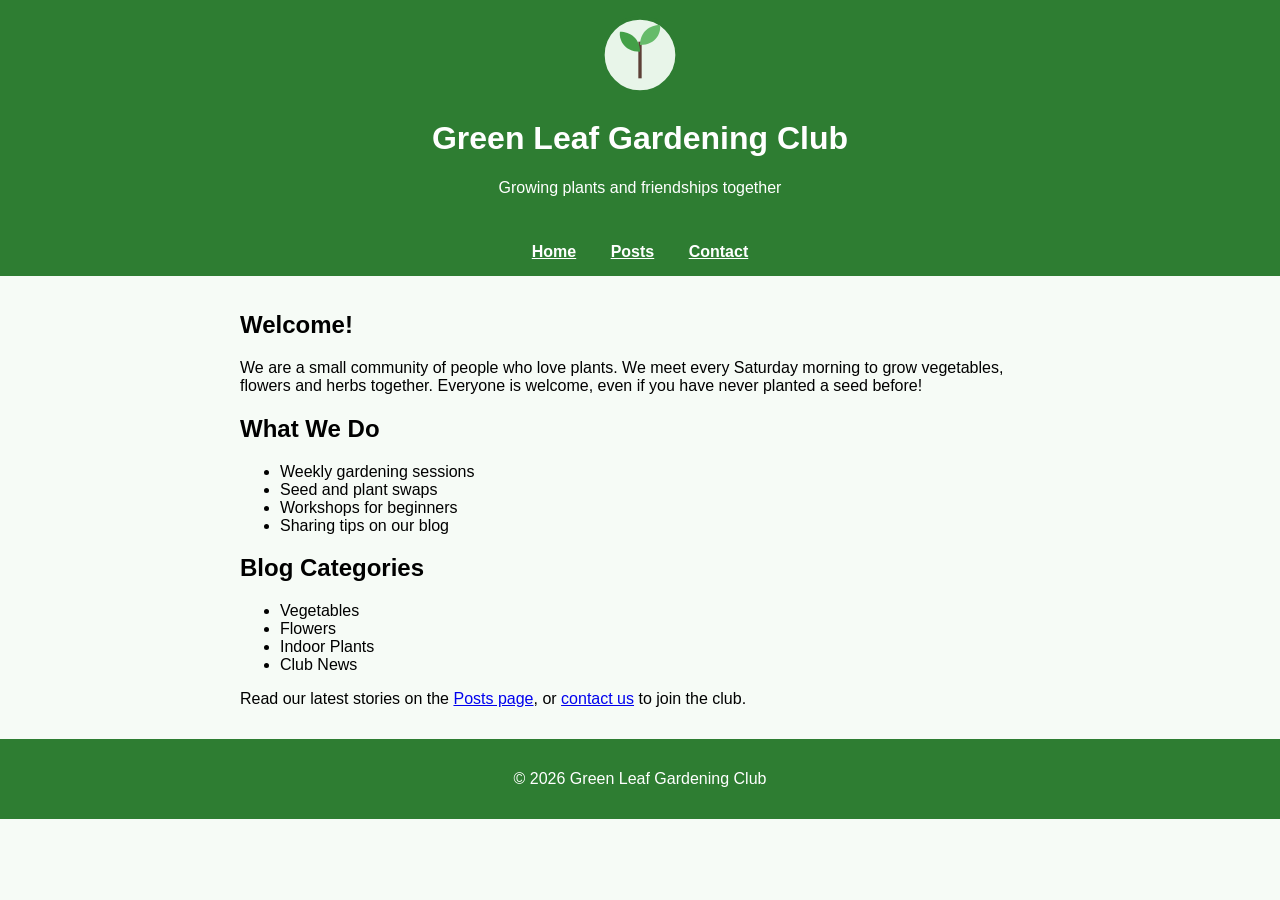
<file: index.html>
<!DOCTYPE html>
<html lang="en">
<head>
  <meta charset="UTF-8" />
  <meta name="viewport" content="width=device-width, initial-scale=1.0" />
  <title>Home - Green Leaf Gardening Club</title>
  <link rel="stylesheet" href="style.css" />
</head>
<body>
    

  <header>
    <img src="images/logo.svg" alt="Green Leaf Gardening Club logo" />
    <h1>Green Leaf Gardening Club</h1>
    <p>Growing plants and friendships together</p>
  </header>

  
  <nav>
    <a href="index.html">Home</a>
    <a href="posts.html">Posts</a>
    <a href="contact.html">Contact</a>
  </nav>


  <main>
    <h2>Welcome!</h2>
    <p>
      We are a small community of people who love plants. We meet every
      Saturday morning to grow vegetables, flowers and herbs together.
      Everyone is welcome, even if you have never planted a seed before!
    </p>

    <h2>What We Do</h2>
    <ul>
      <li>Weekly gardening sessions</li>
      <li>Seed and plant swaps</li>
      <li>Workshops for beginners</li>
      <li>Sharing tips on our blog</li>
    </ul>

    <h2>Blog Categories</h2>
    <ul>
      <li>Vegetables</li>
      <li>Flowers</li>
      <li>Indoor Plants</li>
      <li>Club News</li>
    </ul>

    <p>
      Read our latest stories on the <a href="posts.html">Posts page</a>,
      or <a href="contact.html">contact us</a> to join the club.
    </p>
  </main>


  <footer>
    <p>&#169; 2026 Green Leaf Gardening Club</p>
  </footer>

</body>
</html>
</file>
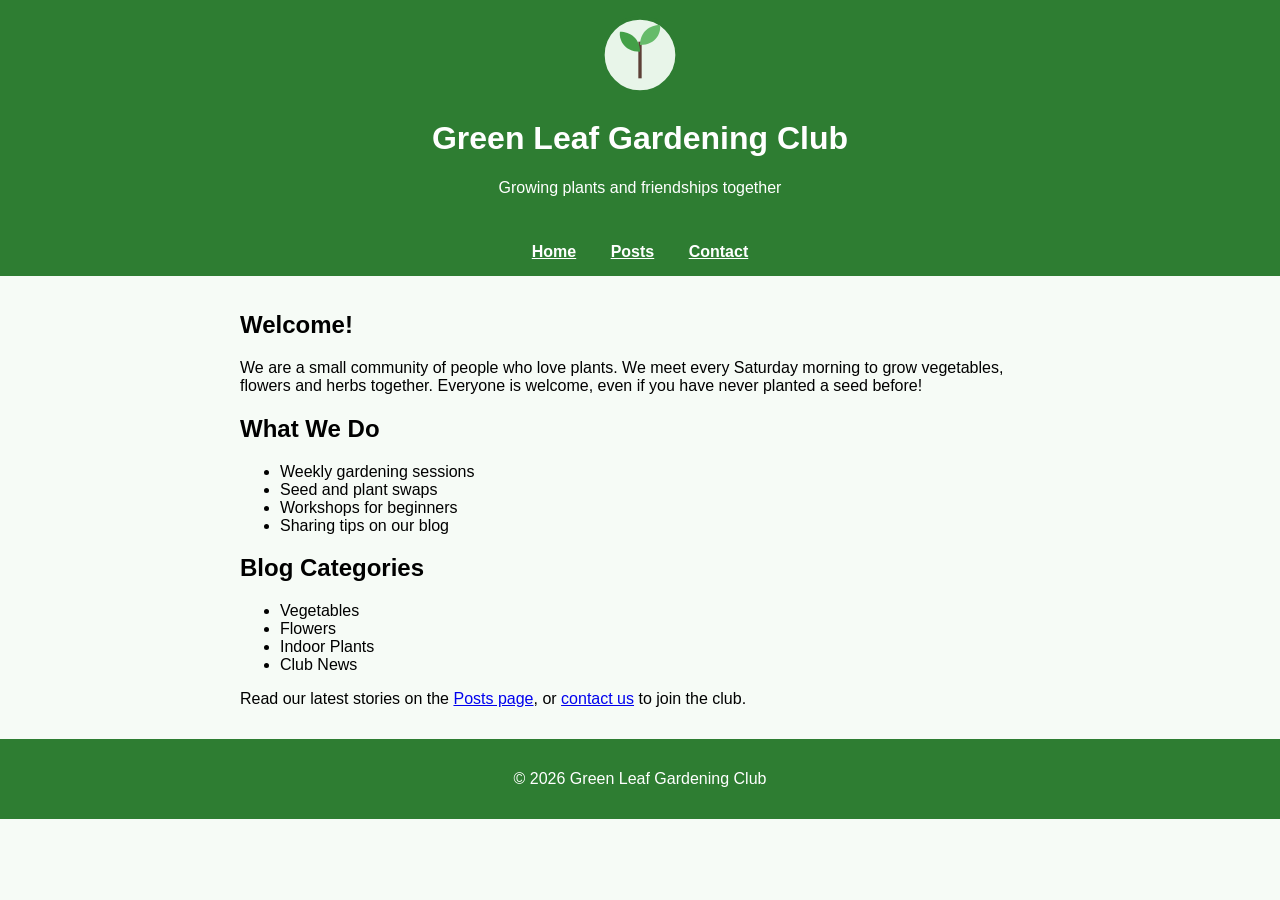
<file: html/index.html>
<!DOCTYPE html>
<html lang="en">
<head>
  <meta charset="UTF-8" />
  <meta name="viewport" content="width=device-width, initial-scale=1.0" />
  <title>Home - Green Leaf Gardening Club</title>
  <link rel="stylesheet" href="../css/style.css" />
</head>
<body>

  <header>
    <img src="../images/logo.svg" alt="Green Leaf Gardening Club logo" />
    <h1>Green Leaf Gardening Club</h1>
    <p>Growing plants and friendships together</p>
  </header>

  <nav>
    <a href="index.html">Home</a>
    <a href="posts.html">Posts</a>
    <a href="contact.html">Contact</a>
  </nav>

  <main>
    <h2>Welcome!</h2>
    <p>
      We are a small community of people who love plants. We meet every
      Saturday morning to grow vegetables, flowers and herbs together.
      Everyone is welcome, even if you have never planted a seed before!
    </p>

    <h2>What We Do</h2>
    <ul>
      <li>Weekly gardening sessions</li>
      <li>Seed and plant swaps</li>
      <li>Workshops for beginners</li>
      <li>Sharing tips on our blog</li>
    </ul>

    <h2>Blog Categories</h2>
    <ul>
      <li>Vegetables</li>
      <li>Flowers</li>
      <li>Indoor Plants</li>
      <li>Club News</li>
    </ul>

    <p>
      Read our latest stories on the <a href="posts.html">Posts page</a>,
      or <a href="contact.html">contact us</a> to join the club.
    </p>
  </main>

  <footer>
    <p>&#169; 2026 Green Leaf Gardening Club</p>
  </footer>

</body>
</html>
</file>
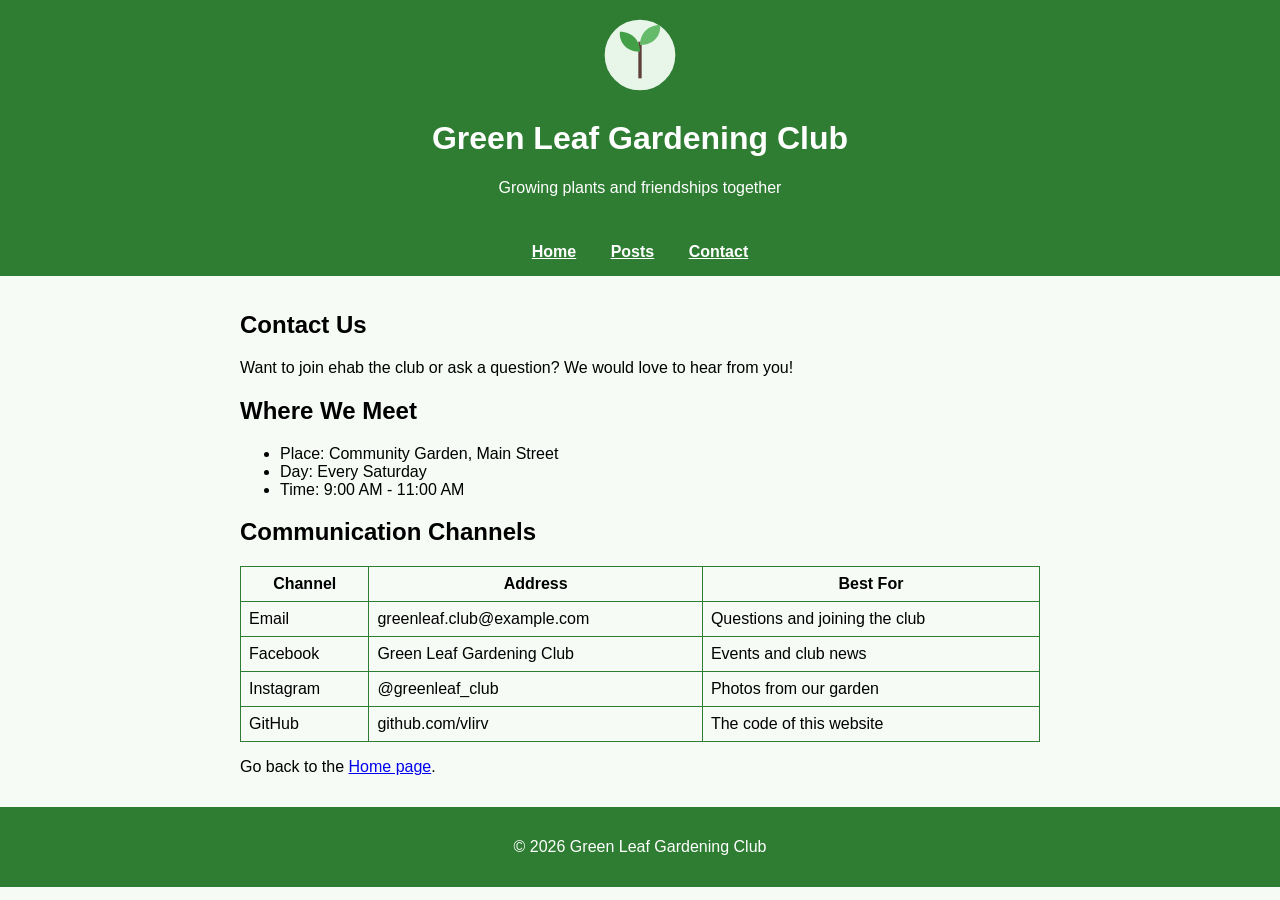
<file: contact.html>
<!DOCTYPE html>
<html lang="en">
<head>
  <meta charset="UTF-8" />
  <meta name="viewport" content="width=device-width, initial-scale=1.0" />
  <title>Contact - Green Leaf Gardening Club</title>
  <link rel="stylesheet" href="style.css" />
</head>
<body>

  <!-- Header: logo and club name -->
  <header>
    <img src="images/logo.svg" alt="Green Leaf Gardening Club logo" />
    <h1>Green Leaf Gardening Club</h1>
    <p>Growing plants and friendships together</p>
  </header>

  <!-- Navigation menu (same on every page) -->
  <nav>
    <a href="index.html">Home</a>
    <a href="posts.html">Posts</a>
    <a href="contact.html">Contact</a>
  </nav>

  <main>
    <h2>Contact Us</h2>
    <p>
      Want to join ehab the club or ask a question? We would love to hear from
      you!
    </p>

    <h2>Where We Meet</h2>
    <ul>
      <li>Place: Community Garden, Main Street</li>
      <li>Day: Every Saturday</li>
      <li>Time: 9:00 AM - 11:00 AM</li>
    </ul>

    <h2>Communication Channels</h2>
    <table>
      <thead>
      <tr>
        <th scope="col">Channel</th>
        <th scope="col">Address</th>
        <th scope="col">Best For</th>
      </tr>
      </thead>
      <tbody>
      <tr>
        <td>Email</td>
        <td>greenleaf.club@example.com</td>
        <td>Questions and joining the club</td>
      </tr>
      <tr>
        <td>Facebook</td>
        <td>Green Leaf Gardening Club</td>
        <td>Events and club news</td>
      </tr>
      <tr>
        <td>Instagram</td>
        <td>@greenleaf_club</td>
        <td>Photos from our garden</td>
      </tr>
      <tr>
        <td>GitHub</td>
        <td>github.com/vlirv</td>
        <td>The code of this website</td>
      </tr>
      </tbody>
    </table>

    <p>Go back to the <a href="index.html">Home page</a>.</p>
  </main>

  <footer>
    <p>&#169; 2026 Green Leaf Gardening Club</p>
  </footer>

</body>
</html>
</file>
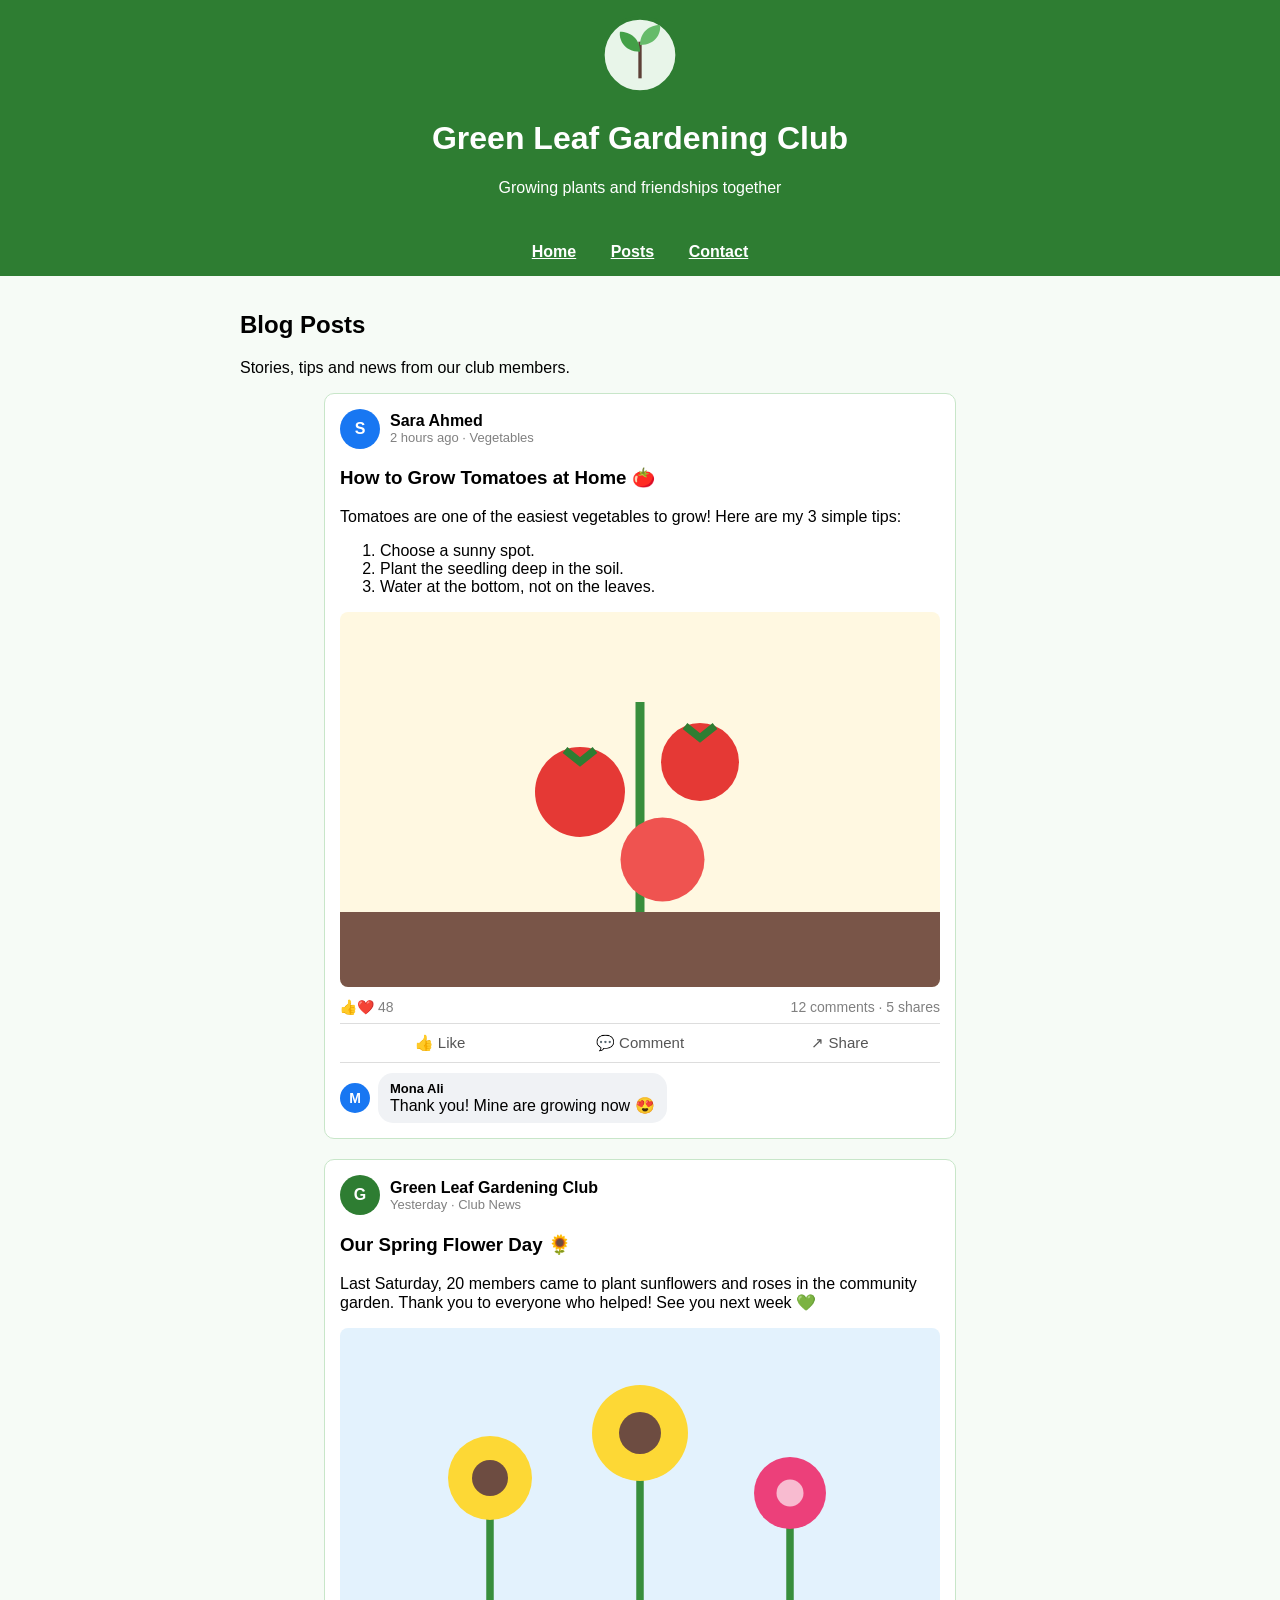
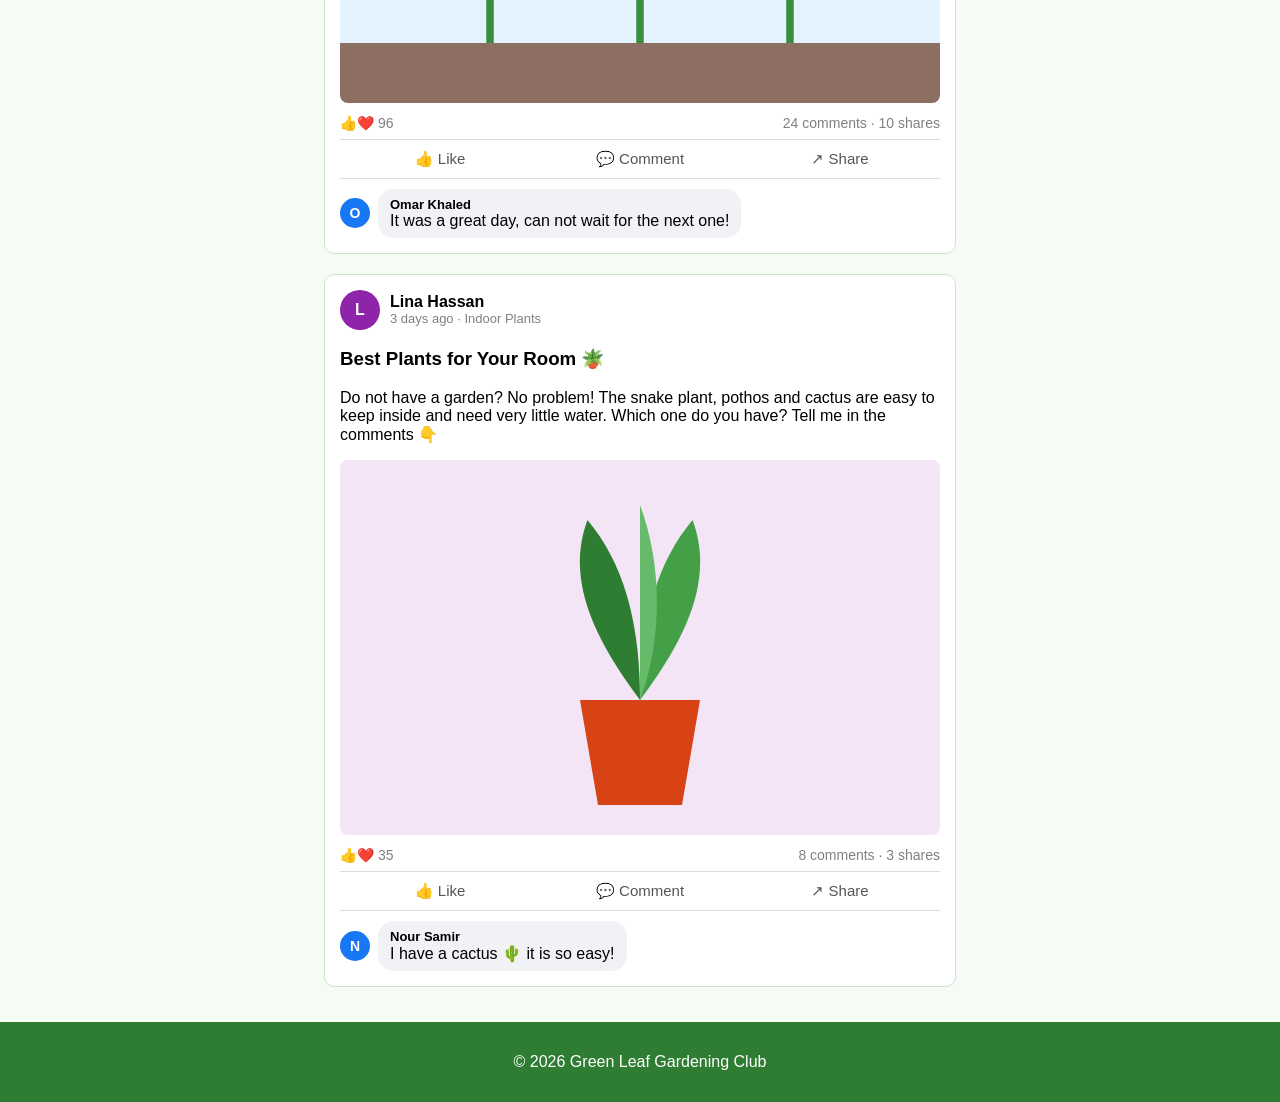
<file: posts.html>
<!DOCTYPE html>
<html lang="en">
<head>
  <meta charset="UTF-8" />
  <meta name="viewport" content="width=device-width, initial-scale=1.0" />
  <title>Posts - Green Leaf Gardening Club</title>
  <link rel="stylesheet" href="style.css" />
</head>
<body>

  
  <header>
    <img src="images/logo.svg" alt="Green Leaf Gardening Club logo" />
    <h1>Green Leaf Gardening Club</h1>
    <p>Growing plants and friendships together</p>
  </header>

  <nav>
    <a href="index.html">Home</a>
    <a href="posts.html">Posts</a>
    <a href="contact.html">Contact</a>
  </nav>

  <main>
    <h2>Blog Posts</h2>
    <p>Stories, tips and news from our club members.</p>

    
    <article class="post">
      <div class="post-top">
        <span class="avatar">S</span>
        <div>
          <strong>Sara Ahmed</strong>
          <p class="time">2 hours ago &#183; Vegetables</p>
        </div>
      </div>
      <h3>How to Grow Tomatoes at Home &#127813;</h3>
      <p>
        Tomatoes are one of the easiest vegetables to grow! Here are my 3
        simple tips:
      </p>
      <ol>
        <li>Choose a sunny spot.</li>
        <li>Plant the seedling deep in the soil.</li>
        <li>Water at the bottom, not on the leaves.</li>
      </ol>
      <img src="images/tomatoes.svg" alt="Red tomatoes growing on a plant" />
      <div class="stats">
        <span>&#128077;&#10084;&#65039; 48</span>
        <span>12 comments &#183; 5 shares</span>
      </div>
      <div class="buttons">
        <button type="button">&#128077; Like</button>
        <button type="button">&#128172; Comment</button>
        <button type="button">&#8599; Share</button>
      </div>
      <div class="comment">
        <span class="avatar small">M</span>
        <p><strong>Mona Ali</strong> Thank you! Mine are growing now &#128525;</p>
      </div>
    </article>

 
    <article class="post">
      <div class="post-top">
        <span class="avatar green">G</span>
        <div>
          <strong>Green Leaf Gardening Club</strong>
          <p class="time">Yesterday &#183; Club News</p>
        </div>
      </div>
      <h3>Our Spring Flower Day &#127803;</h3>
      <p>
        Last Saturday, 20 members came to plant sunflowers and roses in the
        community garden. Thank you to everyone who helped! See you next
        week &#128154;
      </p>
      <img src="images/flowers.svg" alt="Sunflowers and a pink flower in the garden" />
      <div class="stats">
        <span>&#128077;&#10084;&#65039; 96</span>
        <span>24 comments &#183; 10 shares</span>
      </div>
      <div class="buttons">
        <button type="button">&#128077; Like</button>
        <button type="button">&#128172; Comment</button>
        <button type="button">&#8599; Share</button>
      </div>
      <div class="comment">
        <span class="avatar small">O</span>
        <p><strong>Omar Khaled</strong> It was a great day, can not wait for the next one!</p>
      </div>
    </article>

    
    <article class="post">
      <div class="post-top">
        <span class="avatar purple">L</span>
        <div>
          <strong>Lina Hassan</strong>
          <p class="time">3 days ago &#183; Indoor Plants</p>
        </div>
      </div>
      <h3>Best Plants for Your Room &#129716;</h3>
      <p>
        Do not have a garden? No problem! The snake plant, pothos and cactus
        are easy to keep inside and need very little water. Which one do you
        have? Tell me in the comments &#128071;
      </p>
      <img src="images/indoor-plant.svg" alt="A green plant in an orange pot" />
      <div class="stats">
        <span>&#128077;&#10084;&#65039; 35</span>
        <span>8 comments &#183; 3 shares</span>
      </div>
      <div class="buttons">
        <button type="button">&#128077; Like</button>
        <button type="button">&#128172; Comment</button>
        <button type="button">&#8599; Share</button>
      </div>
      <div class="comment">
        <span class="avatar small">N</span>
        <p><strong>Nour Samir</strong> I have a cactus &#127797; it is so easy!</p>
      </div>
    </article>
  </main>

  <footer>
    <p>&#169; 2026 Green Leaf Gardening Club</p>
  </footer>

</body>
</html>
</file>
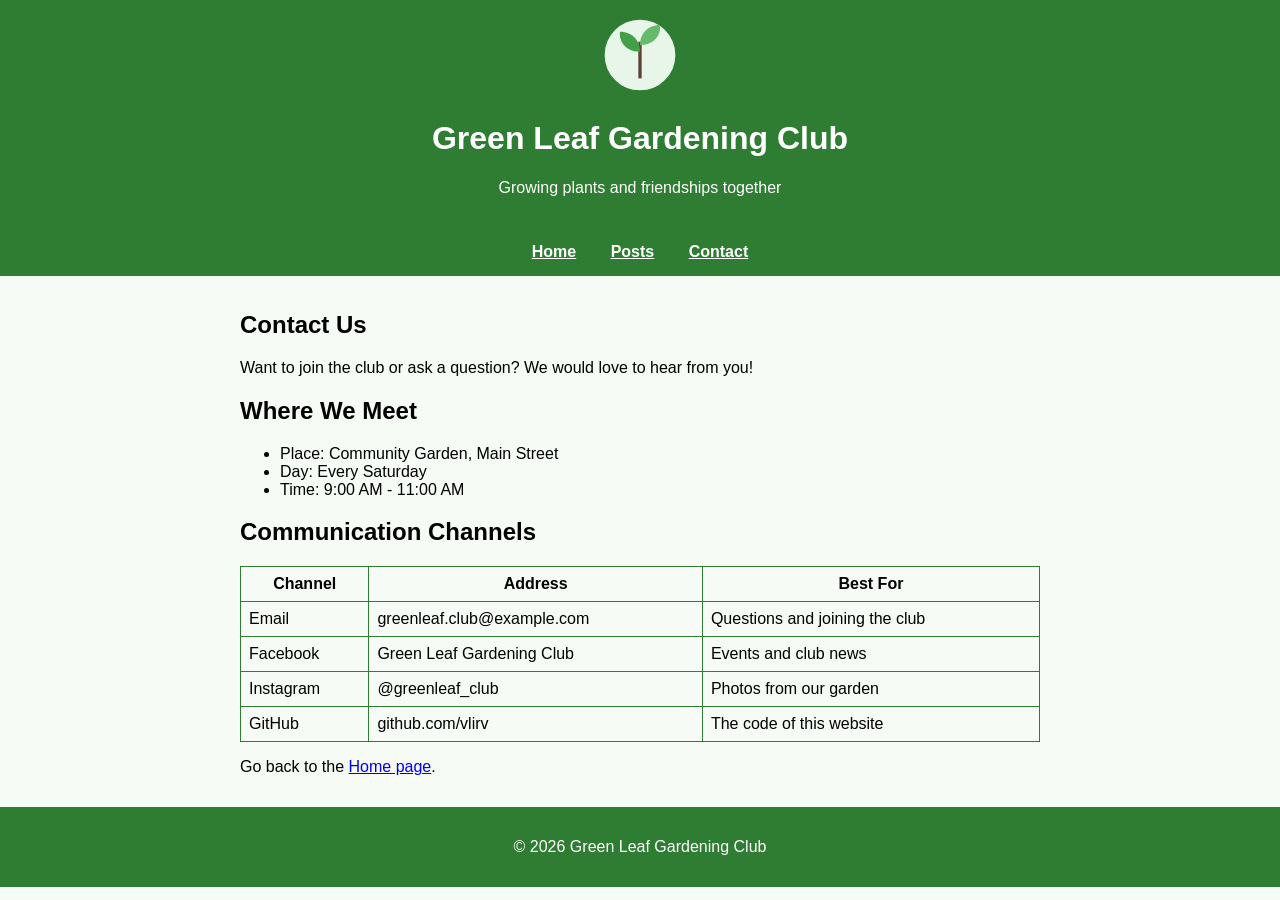
<file: html/contact.html>
<!DOCTYPE html>
<html lang="en">
<head>
  <meta charset="UTF-8" />
  <meta name="viewport" content="width=device-width, initial-scale=1.0" />
  <title>Contact - Green Leaf Gardening Club</title>
  <link rel="stylesheet" href="../css/style.css" />
</head>
<body>

  <!-- Header: logo and club name -->
  <header>
    <img src="../images/logo.svg" alt="Green Leaf Gardening Club logo" />
    <h1>Green Leaf Gardening Club</h1>
    <p>Growing plants and friendships together</p>
  </header>

  <!-- Navigation menu (same on every page) -->
  <nav>
    <a href="index.html">Home</a>
    <a href="posts.html">Posts</a>
    <a href="contact.html">Contact</a>
  </nav>

  <main>
    <h2>Contact Us</h2>
    <p>
      Want to join the club or ask a question? We would love to hear from
      you!
    </p>

    <h2>Where We Meet</h2>
    <ul>
      <li>Place: Community Garden, Main Street</li>
      <li>Day: Every Saturday</li>
      <li>Time: 9:00 AM - 11:00 AM</li>
    </ul>

    <h2>Communication Channels</h2>
    <table>
      <thead>
      <tr>
        <th scope="col">Channel</th>
        <th scope="col">Address</th>
        <th scope="col">Best For</th>
      </tr>
      </thead>
      <tbody>
      <tr>
        <td>Email</td>
        <td>greenleaf.club@example.com</td>
        <td>Questions and joining the club</td>
      </tr>
      <tr>
        <td>Facebook</td>
        <td>Green Leaf Gardening Club</td>
        <td>Events and club news</td>
      </tr>
      <tr>
        <td>Instagram</td>
        <td>@greenleaf_club</td>
        <td>Photos from our garden</td>
      </tr>
      <tr>
        <td>GitHub</td>
        <td>github.com/vlirv</td>
        <td>The code of this website</td>
      </tr>
      </tbody>
    </table>

    <p>Go back to the <a href="index.html">Home page</a>.</p>
  </main>

  <footer>
    <p>&#169; 2026 Green Leaf Gardening Club</p>
  </footer>

</body>
</html>
</file>
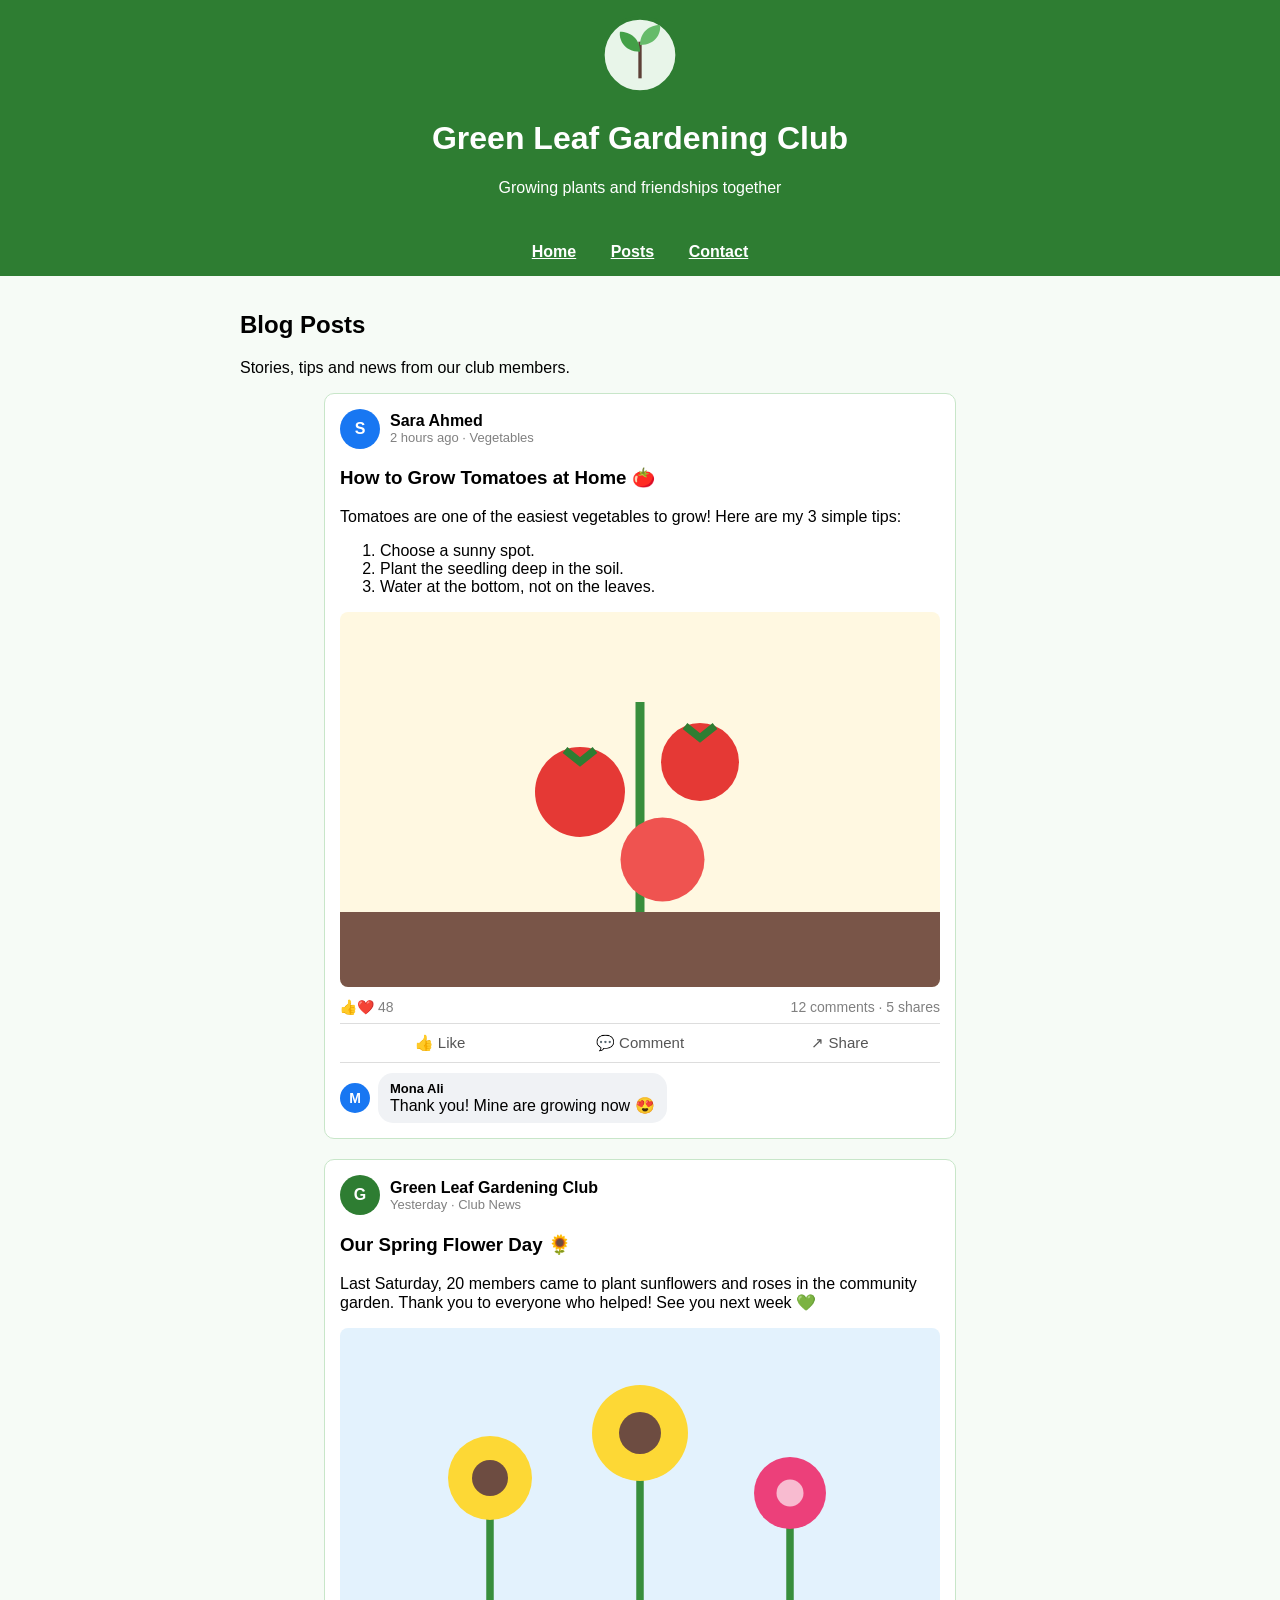
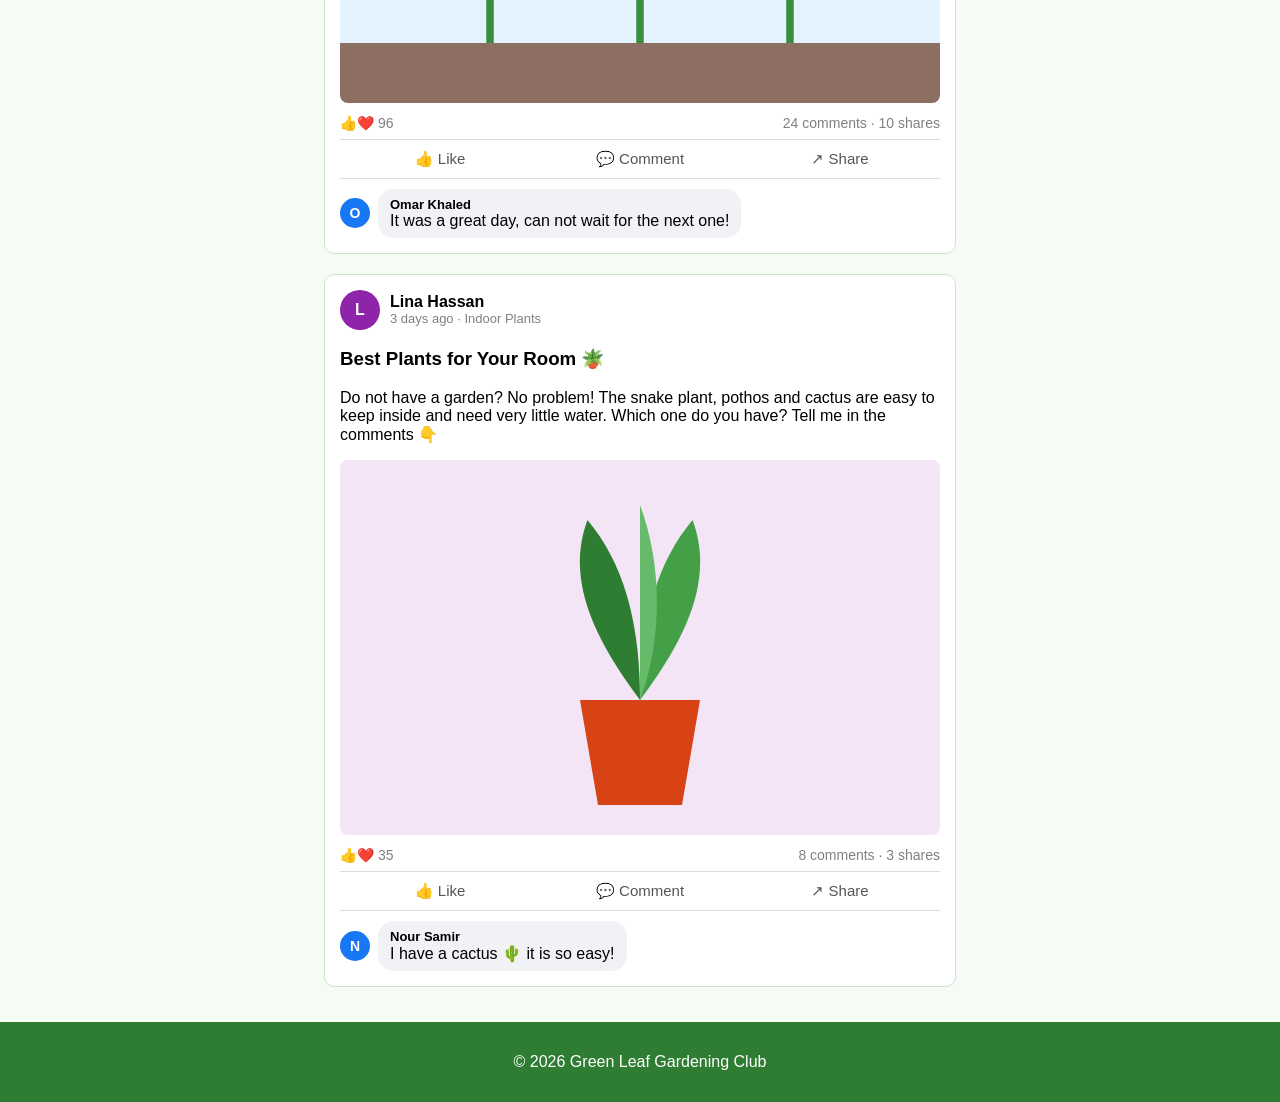
<file: html/posts.html>
<!DOCTYPE html>
<html lang="en">
<head>
  <meta charset="UTF-8" />
  <meta name="viewport" content="width=device-width, initial-scale=1.0" />
  <title>Posts - Green Leaf Gardening Club</title>
  <link rel="stylesheet" href="../css/style.css" />
</head>
<body>

  <header>
    <img src="../images/logo.svg" alt="Green Leaf Gardening Club logo" />
    <h1>Green Leaf Gardening Club</h1>
    <p>Growing plants and friendships together</p>
  </header>

  <nav>
    <a href="index.html">Home</a>
    <a href="posts.html">Posts</a>
    <a href="contact.html">Contact</a>
  </nav>

  <main>
    <h2>Blog Posts</h2>
    <p>Stories, tips and news from our club members.</p>

    <article class="post">
      <div class="post-top">
        <span class="avatar">S</span>
        <div>
          <strong>Sara Ahmed</strong>
          <p class="time">2 hours ago &#183; Vegetables</p>
        </div>
      </div>
      <h3>How to Grow Tomatoes at Home &#127813;</h3>
      <p>
        Tomatoes are one of the easiest vegetables to grow! Here are my 3
        simple tips:
      </p>
      <ol>
        <li>Choose a sunny spot.</li>
        <li>Plant the seedling deep in the soil.</li>
        <li>Water at the bottom, not on the leaves.</li>
      </ol>
      <img src="../images/tomatoes.svg" alt="Red tomatoes growing on a plant" />
      <div class="stats">
        <span>&#128077;&#10084;&#65039; 48</span>
        <span>12 comments &#183; 5 shares</span>
      </div>
      <div class="buttons">
        <button type="button">&#128077; Like</button>
        <button type="button">&#128172; Comment</button>
        <button type="button">&#8599; Share</button>
      </div>
      <div class="comment">
        <span class="avatar small">M</span>
        <p><strong>Mona Ali</strong> Thank you! Mine are growing now &#128525;</p>
      </div>
    </article>

    <article class="post">
      <div class="post-top">
        <span class="avatar green">G</span>
        <div>
          <strong>Green Leaf Gardening Club</strong>
          <p class="time">Yesterday &#183; Club News</p>
        </div>
      </div>
      <h3>Our Spring Flower Day &#127803;</h3>
      <p>
        Last Saturday, 20 members came to plant sunflowers and roses in the
        community garden. Thank you to everyone who helped! See you next
        week &#128154;
      </p>
      <img src="../images/flowers.svg" alt="Sunflowers and a pink flower in the garden" />
      <div class="stats">
        <span>&#128077;&#10084;&#65039; 96</span>
        <span>24 comments &#183; 10 shares</span>
      </div>
      <div class="buttons">
        <button type="button">&#128077; Like</button>
        <button type="button">&#128172; Comment</button>
        <button type="button">&#8599; Share</button>
      </div>
      <div class="comment">
        <span class="avatar small">O</span>
        <p><strong>Omar Khaled</strong> It was a great day, can not wait for the next one!</p>
      </div>
    </article>

    <article class="post">
      <div class="post-top">
        <span class="avatar purple">L</span>
        <div>
          <strong>Lina Hassan</strong>
          <p class="time">3 days ago &#183; Indoor Plants</p>
        </div>
      </div>
      <h3>Best Plants for Your Room &#129716;</h3>
      <p>
        Do not have a garden? No problem! The snake plant, pothos and cactus
        are easy to keep inside and need very little water. Which one do you
        have? Tell me in the comments &#128071;
      </p>
      <img src="../images/indoor-plant.svg" alt="A green plant in an orange pot" />
      <div class="stats">
        <span>&#128077;&#10084;&#65039; 35</span>
        <span>8 comments &#183; 3 shares</span>
      </div>
      <div class="buttons">
        <button type="button">&#128077; Like</button>
        <button type="button">&#128172; Comment</button>
        <button type="button">&#8599; Share</button>
      </div>
      <div class="comment">
        <span class="avatar small">N</span>
        <p><strong>Nour Samir</strong> I have a cactus &#127797; it is so easy!</p>
      </div>
    </article>
  </main>

  <footer>
    <p>&#169; 2026 Green Leaf Gardening Club</p>
  </footer>

</body>
</html>
</file>
<file: style.css>
body {
  font-family: Arial, sans-serif;
  background-color: #f6fbf6;
  margin: 0;
}

header, nav, footer {
  background-color: #2e7d32;
  color: white;
  text-align: center;
  padding: 15px;
}

header img {
  width: 80px;
}

nav a {
  color: white;
  margin: 0 15px;
  font-weight: bold;
}

main {
  max-width: 800px;
  margin: auto;
  padding: 15px;
}

article {
  background-color: white;
  border: 1px solid #c8e6c9;
  padding: 15px;
  margin-bottom: 20px;
}

article img {
  width: 100%;
  border-radius: 8px;
}

table {
  width: 100%;
  border-collapse: collapse;
}

th, td {
  border: 1px solid #2e7d32;
  padding: 8px;
}

.post {
  max-width: 600px;
  margin: 0 auto 20px auto;
  border-radius: 10px;
}

.post-top {
  display: flex;
  align-items: center;
  gap: 10px;
}

.avatar {
  width: 40px;
  height: 40px;
  border-radius: 50%;
  background-color: #1877f2;
  color: white;
  font-weight: bold;
  display: flex;
  align-items: center;
  justify-content: center;
}

.green {
  background-color: #2e7d32;
}

.purple {
  background-color: #8e24aa;
}

.small {
  width: 30px;
  height: 30px;
  font-size: 14px;
}

.time {
  margin: 0;
  color: gray;
  font-size: 13px;
}

.stats {
  display: flex;
  justify-content: space-between;
  color: gray;
  font-size: 14px;
  padding: 8px 0;
  border-bottom: 1px solid #dddddd;
}

.buttons {
  display: flex;
  border-bottom: 1px solid #dddddd;
}

.buttons button {
  flex: 1;
  background: none;
  border: none;
  padding: 10px;
  font-size: 15px;
  color: #555555;
  cursor: pointer;
}

.buttons button:hover {
  background-color: #f0f2f5;
}

.comment {
  display: flex;
  align-items: center;
  gap: 8px;
  margin-top: 10px;
}

.comment strong {
  display: block;
  font-size: 13px;
}

.comment p {
  background-color: #f0f2f5;
  border-radius: 15px;
  padding: 8px 12px;
  margin: 0;
}
</file>
<file: css/style.css>
body {
  font-family: Arial, sans-serif;
  background-color: #f6fbf6;
  margin: 0;
}

header, nav, footer {
  background-color: #2e7d32;
  color: white;
  text-align: center;
  padding: 15px;
}

header img {
  width: 80px;
}

nav a {
  color: white;
  margin: 0 15px;
  font-weight: bold;
}

main {
  max-width: 800px;
  margin: auto;
  padding: 15px;
}

article {
  background-color: white;
  border: 1px solid #c8e6c9;
  padding: 15px;
  margin-bottom: 20px;
}

article img {
  width: 100%;
  border-radius: 8px;
}

table {
  width: 100%;
  border-collapse: collapse;
}

th, td {
  border: 1px solid #2e7d32;
  padding: 8px;
  overflow-wrap: anywhere;
}

.post {
  max-width: 600px;
  margin: 0 auto 20px;
  border-radius: 10px;
}

.post-top {
  display: flex;
  align-items: center;
  gap: 10px;
}

.avatar {
  width: 40px;
  height: 40px;
  border-radius: 50%;
  background-color: #1877f2;
  color: white;
  font-weight: bold;
  display: flex;
  align-items: center;
  justify-content: center;
}

.green {
  background-color: #2e7d32;
}

.purple {
  background-color: #8e24aa;
}

.small {
  width: 30px;
  height: 30px;
  font-size: 14px;
}

.time {
  margin: 0;
  color: gray;
  font-size: 13px;
}

.stats {
  display: flex;
  justify-content: space-between;
  color: gray;
  font-size: 14px;
  padding: 8px 0;
  border-bottom: 1px solid #ddd;
}

.buttons {
  display: flex;
  border-bottom: 1px solid #ddd;
}

.buttons button {
  flex: 1;
  background: none;
  border: none;
  padding: 10px;
  font-size: 15px;
  color: #555;
  cursor: pointer;
}

.buttons button:hover {
  background-color: #f0f2f5;
}

.comment {
  display: flex;
  align-items: center;
  gap: 8px;
  margin-top: 10px;
}

.comment strong {
  display: block;
  font-size: 13px;
}

.comment p {
  background-color: #f0f2f5;
  border-radius: 15px;
  padding: 8px 12px;
  margin: 0;
}
</file>
